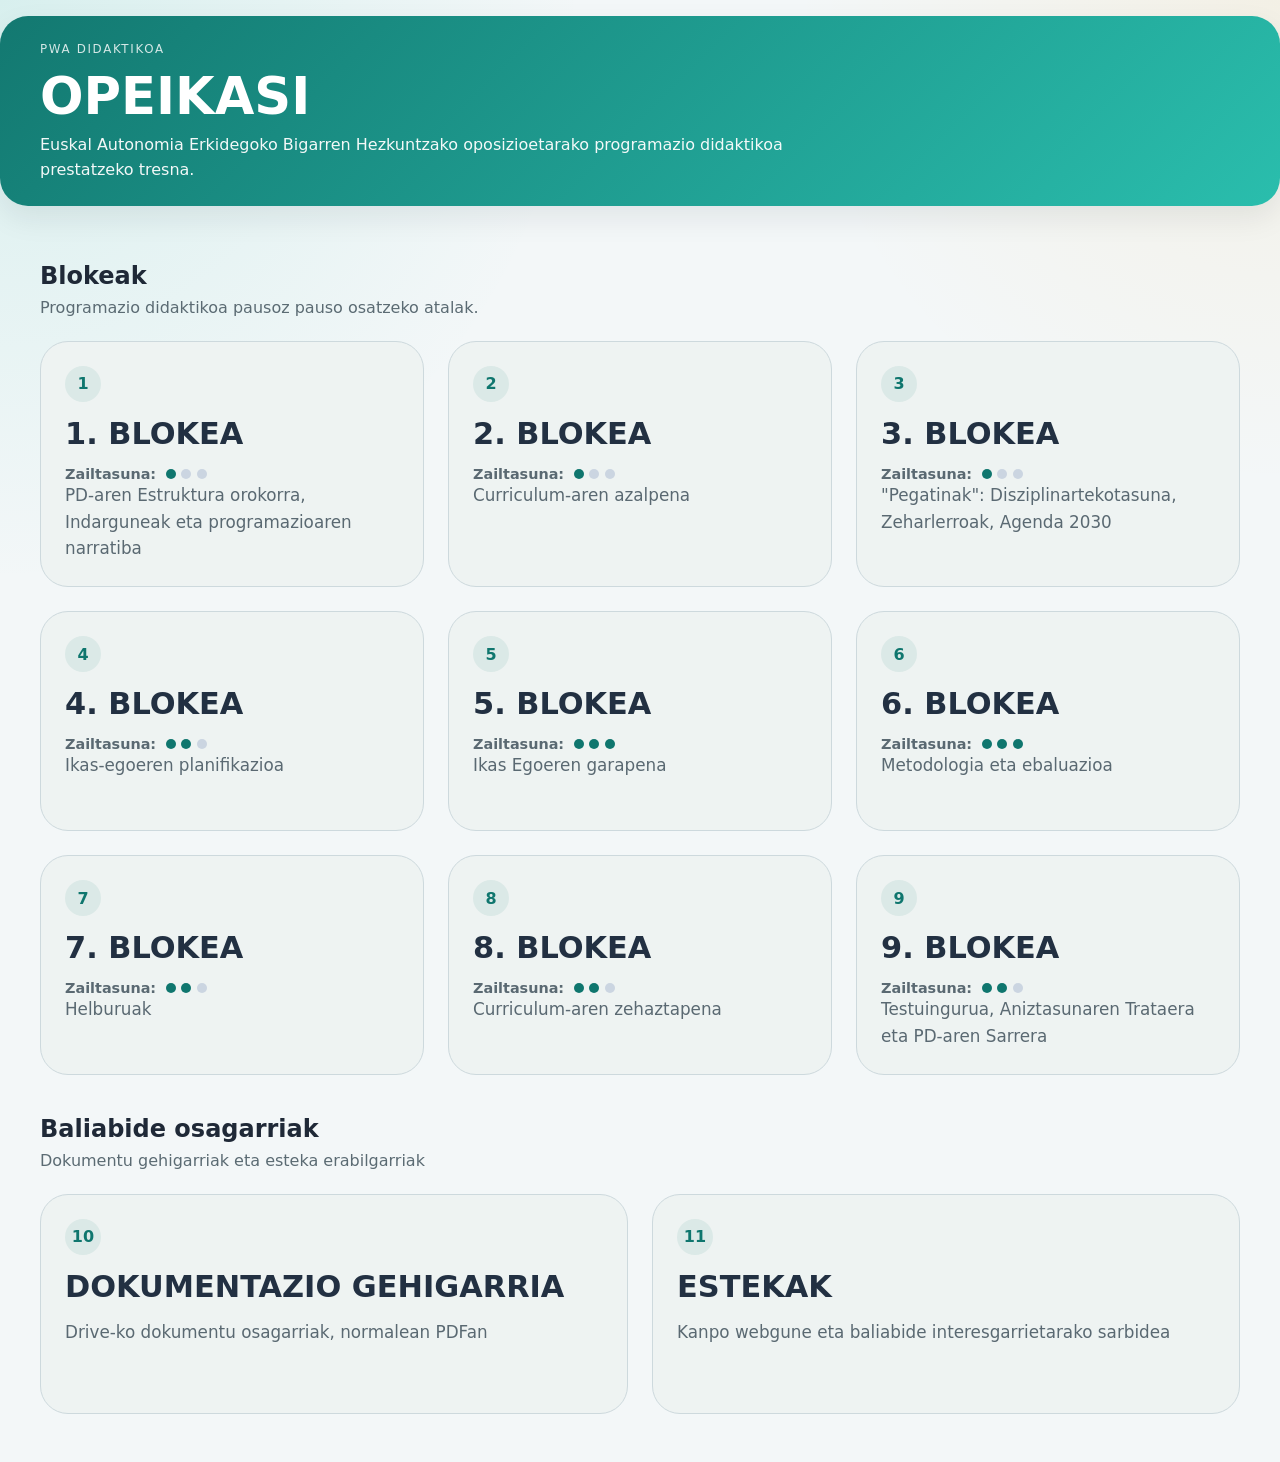
<file: index.html>
<!DOCTYPE html>
<html lang="eu">
<head>
  <meta charset="UTF-8" />
  <meta name="viewport" content="width=device-width, initial-scale=1.0" />
  <title>OPEIKASI</title>
  <meta name="theme-color" content="#0f766e" />
  <link rel="manifest" href="manifest.json" />
  <link rel="stylesheet" href="styles.css" />
</head>
<body>
  <header class="hero">
    <div class="container">
      <p class="eyebrow">PWA didaktikoa</p>
      <h1>OPEIKASI</h1>
      <p class="hero-text">
        Euskal Autonomia Erkidegoko Bigarren Hezkuntzako oposizioetarako
        programazio didaktikoa prestatzeko tresna.
      </p>

      <!-- BOTÓN INSTALAR -->
      <button id="installBtn" class="primary-btn" hidden>
        Instalatu aplikazioa
      </button>
    </div>
  </header>

  <main class="container home-main">
    
    <!-- BLOKEAK -->
    <section class="home-section">
      <div class="section-heading">
        <h2>Blokeak</h2>
        <p>Programazio didaktikoa pausoz pauso osatzeko atalak.</p>
      </div>

      <div class="card-grid blokeak-grid">
        
        <a class="nav-card" href="block.html?block=1">
          <span class="card-number">1</span>
          <h3>1. BLOKEA</h3>
          <div class="difficulty">
            <span class="difficulty-label">Zailtasuna:</span>
            <span class="dot filled"></span>
            <span class="dot"></span>
            <span class="dot"></span>
          </div>
          <p>PD-aren Estruktura orokorra, Indarguneak eta programazioaren narratiba</p>
        </a>

        <a class="nav-card" href="block.html?block=2">
          <span class="card-number">2</span>
          <h3>2. BLOKEA</h3>
          <div class="difficulty">
            <span class="difficulty-label">Zailtasuna:</span>
            <span class="dot filled"></span>
            <span class="dot"></span>
            <span class="dot"></span>
          </div>
          <p>Curriculum-aren azalpena</p>
        </a>

        <a class="nav-card" href="block.html?block=3">
          <span class="card-number">3</span>
          <h3>3. BLOKEA</h3>
          <div class="difficulty">
            <span class="difficulty-label">Zailtasuna:</span>
            <span class="dot filled"></span>
            <span class="dot"></span>
            <span class="dot"></span>
          </div>
          <p>"Pegatinak": Disziplinartekotasuna, Zeharlerroak, Agenda 2030</p>
        </a>

        <a class="nav-card" href="block.html?block=4">
          <span class="card-number">4</span>
          <h3>4. BLOKEA</h3>
          <div class="difficulty">
            <span class="difficulty-label">Zailtasuna:</span>
            <span class="dot filled"></span>
            <span class="dot filled"></span>
            <span class="dot"></span>
          </div>
          <p>Ikas-egoeren planifikazioa</p>
        </a>

        <a class="nav-card" href="block.html?block=5">
          <span class="card-number">5</span>
          <h3>5. BLOKEA</h3>
          <div class="difficulty">
            <span class="difficulty-label">Zailtasuna:</span>
            <span class="dot filled"></span>
            <span class="dot filled"></span>
            <span class="dot filled"></span>
          </div>
          <p>Ikas Egoeren garapena</p>
        </a>

        <a class="nav-card" href="block.html?block=6">
          <span class="card-number">6</span>
          <h3>6. BLOKEA</h3>
          <div class="difficulty">
            <span class="difficulty-label">Zailtasuna:</span>
            <span class="dot filled"></span>
            <span class="dot filled"></span>
            <span class="dot filled"></span>
          </div>
          <p>Metodologia eta ebaluazioa</p>
        </a>

        <a class="nav-card" href="block.html?block=7">
          <span class="card-number">7</span>
          <h3>7. BLOKEA</h3>
          <div class="difficulty">
            <span class="difficulty-label">Zailtasuna:</span>
            <span class="dot filled"></span>
            <span class="dot filled"></span>
            <span class="dot"></span>
          </div>
          <p>Helburuak</p>
        </a>

        <a class="nav-card" href="block.html?block=8">
          <span class="card-number">8</span>
          <h3>8. BLOKEA</h3>
          <div class="difficulty">
            <span class="difficulty-label">Zailtasuna:</span>
            <span class="dot filled"></span>
            <span class="dot filled"></span>
            <span class="dot"></span>
          </div>
          <p>Curriculum-aren zehaztapena</p>
        </a>

        <a class="nav-card" href="block.html?block=9">
          <span class="card-number">9</span>
          <h3>9. BLOKEA</h3>
          <div class="difficulty">
            <span class="difficulty-label">Zailtasuna:</span>
            <span class="dot filled"></span>
            <span class="dot filled"></span>
            <span class="dot"></span>
          </div>
          <p>Testuingurua, Aniztasunaren Trataera eta PD-aren Sarrera</p>
        </a>

      </div>
    </section>

    <!-- EXTRA -->
    <section class="home-section extra-section">
      <div class="section-heading">
        <h2>Baliabide osagarriak</h2>
        <p>Dokumentu gehigarriak eta esteka erabilgarriak</p>
      </div>

      <div class="card-grid extra-grid">
        
        <a class="nav-card extra-card" href="dokumentazio-gehigarria.html">
          <span class="card-number">10</span>
          <h3>DOKUMENTAZIO GEHIGARRIA</h3>
          <p>Drive-ko dokumentu osagarriak, normalean PDFan</p>
        </a>

        <a class="nav-card extra-card" href="estekak.html">
          <span class="card-number">11</span>
          <h3>ESTEKAK</h3>
          <p>Kanpo webgune eta baliabide interesgarrietarako sarbidea</p>
        </a>

      </div>
    </section>

  </main>

  <script src="app.js"></script>
</body>
</html>
</file>
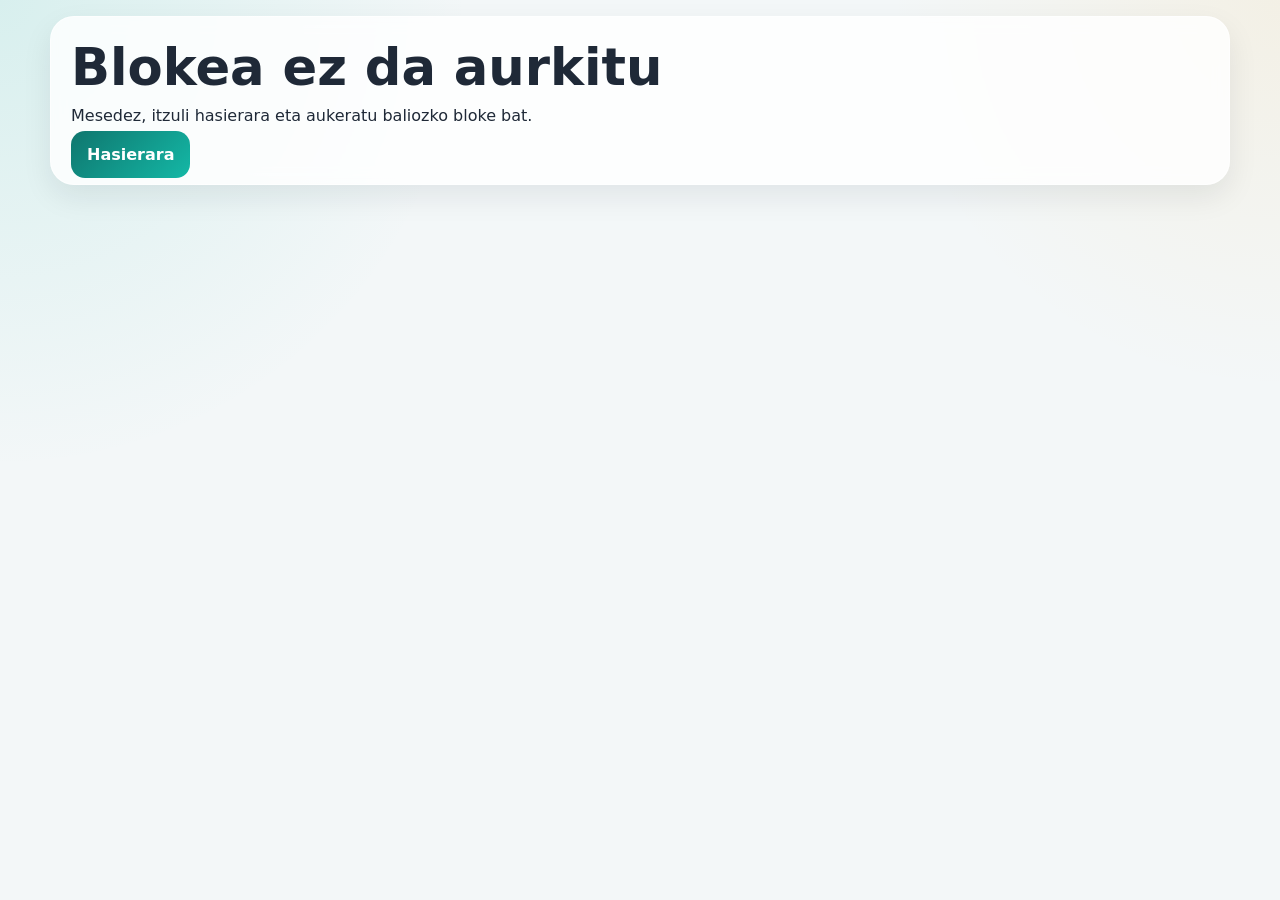
<file: block.html>
<!DOCTYPE html>
<html lang="eu">
<head>
  <meta charset="UTF-8" />
  <meta name="viewport" content="width=device-width, initial-scale=1.0" />
  <meta name="theme-color" content="#0f766e" />
  <title>OPEIKASI · Blokea</title>
  <link rel="manifest" href="manifest.json" />
  <link rel="icon" href="icons/icon-192.png" />
  <link rel="stylesheet" href="styles.css" />
</head>
<body data-page="block">
  <div class="app-shell">
    <header class="sub-hero">
      <a href="index.html" class="back-link">← Hasierara</a>
      <div>
        <p class="eyebrow">Lan-atala</p>
        <h1 id="blockTitle">Blokea</h1>
        <p id="blockSubtitle" class="hero-text"></p>
      </div>
    </header>

    <main class="main-content block-layout">
      <section class="panel block-intro">
        <h2 id="blockMainTitle"></h2>
        <div class="goal-box">
          <h3>Helburuak</h3>
          <ul id="helburuakList"></ul>
        </div>
      </section>

      <section class="panel">
        <div class="section-head">
          <h2>Edukiak</h2>
          <p>Atal bakoitza ireki, kopiatu edo deskargatu dezakezu.</p>
        </div>

        <div class="accordion-group" id="blockAccordion"></div>
      </section>

      <section class="panel checklist-panel">
        <div class="section-head">
          <div>
            <h2>Checklist</h2>
            <p>Markatu eginda dituzun pausoak. Gordeta geldituko dira gailuan.</p>
          </div>
          <button class="ghost-btn" id="resetChecklistBtn">Berrezarri</button>
        </div>
        <div id="checklistContainer" class="checklist-list"></div>
      </section>
    </main>
  </div>

  <script src="data.js"></script>
  <script src="app.js"></script>
</body>
</html>
</file>
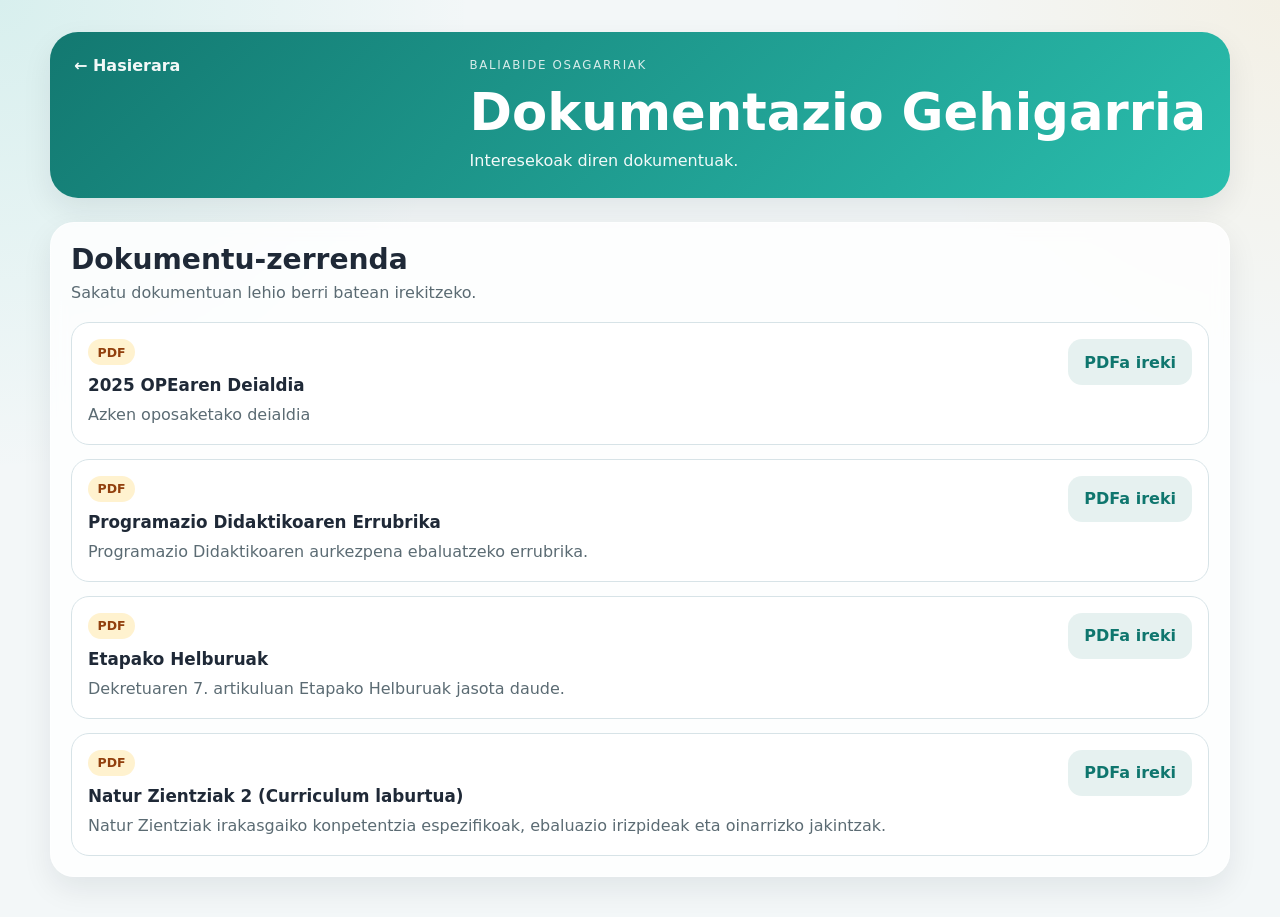
<file: dokumentazio-gehigarria.html>
<!DOCTYPE html>
<html lang="eu">
<head>
  <meta charset="UTF-8" />
  <meta name="viewport" content="width=device-width, initial-scale=1.0" />
  <meta name="theme-color" content="#0f766e" />
  <title>OPEIKASI · Dokumentazio Gehigarria</title>
  <link rel="manifest" href="manifest.json" />
  <link rel="icon" href="icons/icon-192.png" />
  <link rel="stylesheet" href="styles.css" />
</head>
<body data-page="docs">
  <div class="app-shell">
    <header class="sub-hero">
      <a href="index.html" class="back-link">← Hasierara</a>
      <div>
        <p class="eyebrow">Baliabide osagarriak</p>
        <h1>Dokumentazio Gehigarria</h1>
        <p class="hero-text">Interesekoak diren dokumentuak.</p>
      </div>
    </header>

    <main class="main-content">
      <section class="panel">
        <div class="section-head">
          <div>
            <h2>Dokumentu-zerrenda</h2>
            <p>Sakatu dokumentuan lehio berri batean irekitzeko.</p>
          </div>
        </div>
        <div id="docsList" class="resource-list"></div>
      </section>
    </main>
  </div>

  <script src="data.js"></script>
  <script src="app.js"></script>
</body>
</html>
</file>
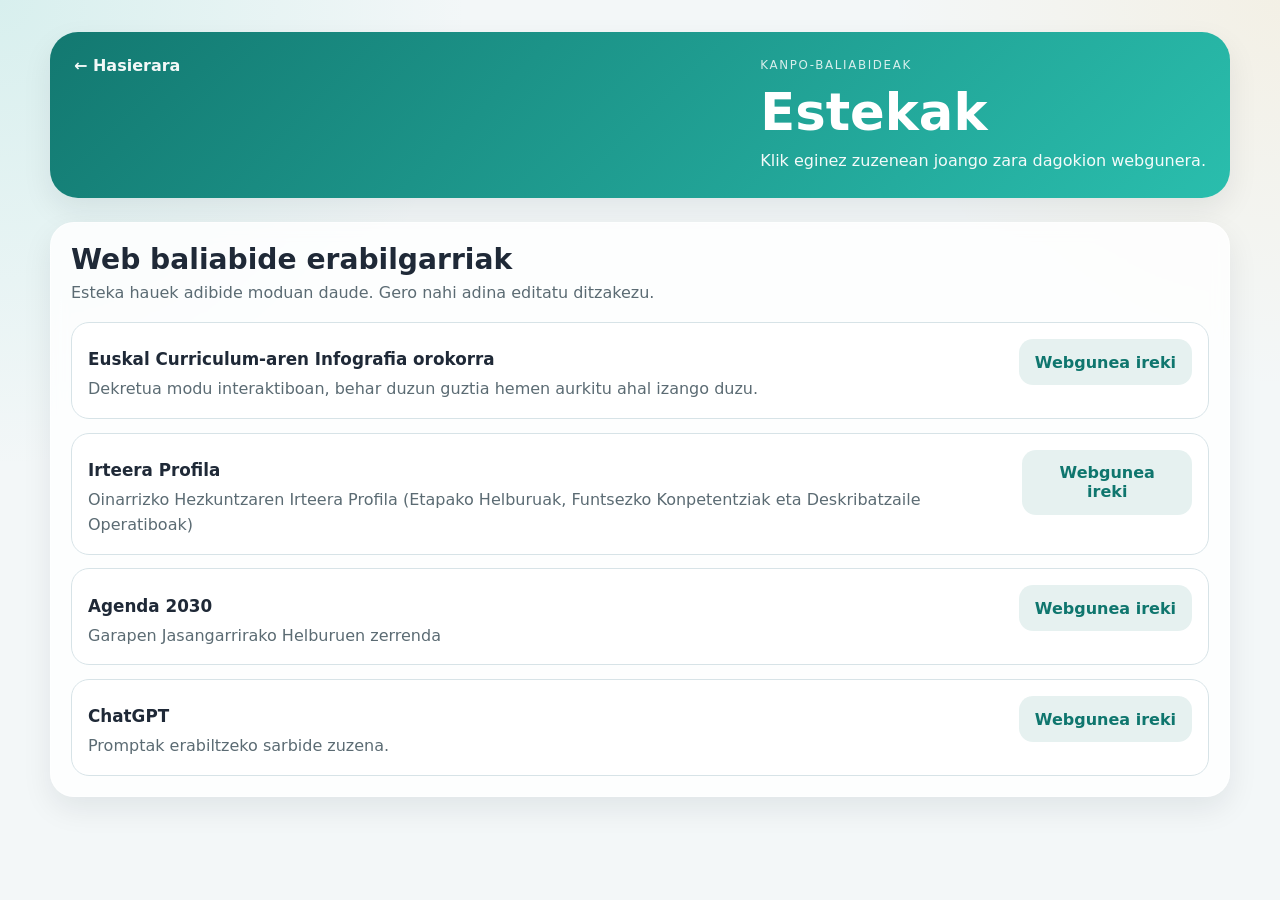
<file: estekak.html>
<!DOCTYPE html>
<html lang="eu">
<head>
  <meta charset="UTF-8" />
  <meta name="viewport" content="width=device-width, initial-scale=1.0" />
  <meta name="theme-color" content="#0f766e" />
  <title>OPEIKASI · Estekak</title>
  <link rel="manifest" href="manifest.json" />
  <link rel="icon" href="icons/icon-192.png" />
  <link rel="stylesheet" href="styles.css" />
</head>
<body data-page="links">
  <div class="app-shell">
    <header class="sub-hero">
      <a href="index.html" class="back-link">← Hasierara</a>
      <div>
        <p class="eyebrow">Kanpo-baliabideak</p>
        <h1>Estekak</h1>
        <p class="hero-text">Klik eginez zuzenean joango zara dagokion webgunera.</p>
      </div>
    </header>

    <main class="main-content">
      <section class="panel">
        <div class="section-head">
          <div>
            <h2>Web baliabide erabilgarriak</h2>
            <p>Esteka hauek adibide moduan daude. Gero nahi adina editatu ditzakezu.</p>
          </div>
        </div>
        <div id="linksList" class="resource-list"></div>
      </section>
    </main>
  </div>

  <script src="data.js"></script>
  <script src="app.js"></script>
</body>
</html>
</file>
<file: styles.css>
:root {
  --bg: #f3f7f8;
  --surface: rgba(255, 255, 255, 0.82);
  --surface-strong: #ffffff;
  --line: #d7e3e7;
  --text: #1f2937;
  --muted: #5b6b73;
  --brand: #0f766e;
  --brand-2: #14b8a6;
  --accent: #f59e0b;
  --danger-soft: #ffe5e5;
  --warn-soft: #fff2cf;
  --ok-soft: #dcfce7;
  --shadow: 0 12px 30px rgba(15, 23, 42, 0.08);
  --radius: 24px;
}

* { box-sizing: border-box; }
html, body { margin: 0; padding: 0; }
body {
  font-family: Inter, ui-sans-serif, system-ui, -apple-system, BlinkMacSystemFont, "Segoe UI", sans-serif;
  background:
    radial-gradient(circle at top left, rgba(20, 184, 166, 0.12), transparent 30%),
    radial-gradient(circle at top right, rgba(245, 158, 11, 0.08), transparent 25%),
    var(--bg);
  color: var(--text);
  min-height: 100vh;
}

a { color: inherit; text-decoration: none; }
button { font: inherit; cursor: pointer; }

.app-shell {
  width: min(1180px, calc(100% - 2rem));
  margin: 0 auto;
  padding: 1rem 0 2.5rem;
}

.hero, .sub-hero {
  display: flex;
  align-items: flex-start;
  justify-content: space-between;
  gap: 1rem;
  margin: 1rem 0 1.5rem;
  padding: 1.5rem;
  border-radius: calc(var(--radius) + 4px);
  background: linear-gradient(135deg, rgba(15, 118, 110, 0.98), rgba(20, 184, 166, 0.9));
  color: white;
  box-shadow: var(--shadow);
}

.hero-home {
  padding: 2rem;
  align-items: center;
}

.eyebrow {
  text-transform: uppercase;
  letter-spacing: 0.14em;
  font-size: 0.74rem;
  opacity: 0.82;
  margin: 0 0 0.45rem;
}
#installBtn {
  margin-top: 1rem;
  font-size: 1rem;
  padding: 0.9rem 1.2rem;
}

h1, h2, h3, h4, p { margin-top: 0; }
h1 { font-size: clamp(2rem, 4vw, 3.4rem); margin-bottom: 0.45rem; }
h2 { font-size: clamp(1.25rem, 2.2vw, 1.8rem); margin-bottom: 0.35rem; }
h3 { font-size: 1.05rem; margin-bottom: 0.5rem; }
p { line-height: 1.55; color: inherit; }

.hero-text {
  max-width: 780px;
  opacity: 0.95;
  margin-bottom: 0;
}

.hero-badge {
  min-width: 110px;
  text-align: center;
  padding: 0.9rem 1rem;
  border-radius: 999px;
  background: rgba(255,255,255,0.14);
  border: 1px solid rgba(255,255,255,0.22);
  font-weight: 700;
}

.main-content {
  display: grid;
  gap: 1rem;
}

.panel {
  background: var(--surface);
  backdrop-filter: blur(8px);
  border: 1px solid rgba(255,255,255,0.6);
  border-radius: var(--radius);
  padding: 1.25rem;
  box-shadow: var(--shadow);
}

.section-head {
  display: flex;
  justify-content: space-between;
  gap: 1rem;
  align-items: flex-start;
  margin-bottom: 1rem;
}

.section-head p {
  color: var(--muted);
  margin-bottom: 0;
}

.grid-menu {
  display: grid;
  grid-template-columns: repeat(auto-fit, minmax(180px, 1fr));
  gap: 1rem;
}

.difficulty {
  display: flex;
  align-items: center;
  gap: 0.35rem;
  margin-top: 1rem;
}

.difficulty-label {
  font-size: 0.9rem;
  font-weight: 600;
  color: #5a6972;
  margin-right: 0.25rem;
}

.dot {
  width: 10px;
  height: 10px;
  border-radius: 50%;
  background-color: #cbd5e1;
}

.dot.filled {
  background-color: #0f766e;
}

.menu-card {
  display: flex;
  flex-direction: column;
  gap: 0.8rem;
  min-height: 140px;
  padding: 1.1rem;
  border-radius: 22px;
  background: linear-gradient(180deg, rgba(255,255,255,0.95), rgba(240,248,247,0.96));
  border: 1px solid var(--line);
  transition: transform 0.22s ease, box-shadow 0.22s ease, border-color 0.22s ease;
}

.menu-card:hover,
.menu-card:focus-visible,
.resource-card:hover,
.accordion-trigger:hover {
  transform: translateY(-3px);
  box-shadow: 0 16px 28px rgba(15, 23, 42, 0.1);
  border-color: rgba(15, 118, 110, 0.35);
}

.menu-index {
  width: fit-content;
  padding: 0.3rem 0.6rem;
  border-radius: 999px;
  background: rgba(15, 118, 110, 0.12);
  color: var(--brand);
  font-size: 0.8rem;
  font-weight: 700;
}

.menu-card h3 { margin: 0; }
.menu-card p { color: var(--muted); margin: 0; font-size: 0.95rem; }

.block-image {
  margin-top: 1rem;
  display: flex;
  justify-content: center;
}

.block-image img {
  max-width: 100%;
  border-radius: 18px;
  box-shadow: var(--shadow);
}

.info-strip {
  display: flex;
  justify-content: space-between;
  gap: 1rem;
  align-items: center;
}

.secondary-btn,
.ghost-btn,
.primary-btn,
.copy-btn {
  border: 0;
  border-radius: 14px;
  padding: 0.85rem 1rem;
  font-weight: 700;
}

.primary-btn {
  background: linear-gradient(135deg, var(--brand), var(--brand-2));
  color: white;
}

.secondary-btn {
  background: rgba(15, 118, 110, 0.1);
  color: var(--brand);
}

.ghost-btn {
  background: transparent;
  border: 1px solid var(--line);
  color: var(--muted);
}

.back-link {
  color: white;
  font-weight: 700;
  opacity: 0.95;
}

.block-layout {
  grid-template-columns: 1fr;
}

.goal-box {
  padding: 1rem;
  border-radius: 20px;
  background: linear-gradient(180deg, #f9ffff, #eefbf9);
  border: 1px solid rgba(20, 184, 166, 0.22);
}

.goal-box ul,
.checklist-list,
.examples-list,
.prompts-list,
.file-list {
  margin: 0;
  padding-left: 1.1rem;
}

.goal-box li,
.check-item,
.example-item,
.prompt-card,
.file-item {
  margin-bottom: 0.7rem;
}

.accordion-group {
  display: grid;
  gap: 0.85rem;
}

.accordion-item {
  border: 1px solid var(--line);
  border-radius: 20px;
  overflow: hidden;
  background: var(--surface-strong);
}

.accordion-trigger {
  width: 100%;
  display: flex;
  align-items: center;
  justify-content: space-between;
  gap: 1rem;
  background: transparent;
  padding: 1rem 1.1rem;
  border: 0;
  text-align: left;
}

.accordion-trigger small,
.muted {
  color: var(--muted);
}

.accordion-content {
  display: none;
  padding: 0 1.1rem 1.1rem;
  border-top: 1px solid #edf2f4;
}

.accordion-item.open .accordion-content { display: block; }

.file-list,
.resource-list,
.prompts-wrapper,
.examples-wrapper {
  display: grid;
  gap: 0.85rem;
}

.file-item,
.resource-card,
.prompt-card,
.example-item {
  list-style: none;
  padding: 1rem;
  border-radius: 18px;
  border: 1px solid var(--line);
  background: #fff;
}

.resource-card {
  display: flex;
  justify-content: space-between;
  align-items: flex-start;
  gap: 1rem;
}

.resource-meta p,
.prompt-card p,
.example-item p {
  color: var(--muted);
  margin-bottom: 0;
}

.badge-row {
  display: flex;
  flex-wrap: wrap;
  gap: 0.45rem;
  margin-bottom: 0.65rem;
}

.badge {
  display: inline-flex;
  align-items: center;
  gap: 0.35rem;
  padding: 0.35rem 0.6rem;
  border-radius: 999px;
  font-size: 0.78rem;
  font-weight: 700;
}

.badge.allowed { background: var(--ok-soft); color: #166534; }
.badge.adapt { background: var(--warn-soft); color: #92400e; }
.badge.forbidden { background: var(--danger-soft); color: #991b1b; }

.example-text {
  border-radius: 14px;
  padding: 0.9rem;
  white-space: pre-wrap;
  background: #f8fafc;
  border-left: 6px solid var(--line);
  margin: 0.7rem 0;
}
.example-text.allowed { border-left-color: #22c55e; }
.example-text.adapt { border-left-color: #f59e0b; }
.example-text.forbidden { border-left-color: #ef4444; }

.prompt-header,
.file-header {
  display: flex;
  justify-content: space-between;
  gap: 1rem;
  align-items: start;
}

.prompt-box {
  margin-top: 0.85rem;
  padding: 0.9rem;
  background: #f8fafc;
  border-radius: 14px;
  border: 1px dashed #cbd5e1;
  white-space: pre-wrap;
}

.checklist-item {
  display: flex;
  gap: 0.8rem;
  align-items: flex-start;
  padding: 0.9rem 0;
  border-bottom: 1px solid #edf2f4;
}

.checklist-item:last-child { border-bottom: 0; }
.checklist-item input { margin-top: 0.2rem; transform: scale(1.15); }
.checklist-item.done .check-text { text-decoration: line-through; color: var(--muted); }
.check-text { line-height: 1.5; }

.inline-actions {
  display: flex;
  flex-wrap: wrap;
  gap: 0.65rem;
  margin-top: 1rem;
}

.helper-note {
  margin-top: 0.85rem;
  color: var(--muted);
  font-size: 0.95rem;
}

.install-toast {
  position: fixed;
  right: 1rem;
  bottom: 1rem;
  background: #111827;
  color: white;
  padding: 0.9rem 1rem;
  border-radius: 16px;
  box-shadow: var(--shadow);
}

.container {
  width: min(1200px, calc(100% - 2rem));
  margin: 0 auto;
}

.home-main {
  padding: 2rem 0 3rem;
}

.home-section + .home-section {
  margin-top: 2.5rem;
}

.section-heading {
  margin-bottom: 1.25rem;
}

.section-heading h2 {
  margin: 0 0 0.35rem;
  font-size: 1.5rem;
}

.section-heading p {
  margin: 0;
  color: #5b6b73;
}

.card-grid {
  display: grid;
  gap: 1.5rem;
}

.blokeak-grid {
  grid-template-columns: repeat(3, minmax(0, 1fr));
}

.extra-grid {
  grid-template-columns: repeat(2, minmax(0, 1fr));
}

.nav-card {
  display: block;
  padding: 1.5rem;
  border: 1px solid #cdd9dd;
  border-radius: 1.75rem;
  background: #eef3f2;
  text-decoration: none;
  color: #223042;
  min-height: 220px;
  transition: transform 0.2s ease, box-shadow 0.2s ease;
}

.nav-card:hover {
  transform: translateY(-4px);
  box-shadow: 0 10px 24px rgba(0, 0, 0, 0.08);
}

.card-number {
  display: inline-flex;
  align-items: center;
  justify-content: center;
  width: 2.25rem;
  height: 2.25rem;
  border-radius: 999px;
  background: #dbe9e7;
  color: #0f766e;
  font-weight: 700;
  margin-bottom: 1rem;
}

.nav-card h3 {
  margin: 0 0 1rem;
  font-size: 1.9rem;
  line-height: 1.05;
}

.nav-card p {
  margin: 0;
  font-size: 1.05rem;
  line-height: 1.6;
  color: #5a6972;
}

@media (max-width: 720px) {
  .app-shell { width: min(100% - 1rem, 1180px); }
  .hero, .sub-hero, .info-strip, .section-head, .resource-card, .prompt-header, .file-header {
    flex-direction: column;
  }
  .hero-home { padding: 1.4rem; }
  h1 { font-size: 2rem; }
  .grid-menu { grid-template-columns: repeat(auto-fit, minmax(145px, 1fr)); }
}

@media (max-width: 900px) {
  .blokeak-grid {
    grid-template-columns: repeat(2, minmax(0, 1fr));
  }

  .extra-grid {
    grid-template-columns: repeat(2, minmax(0, 1fr));
  }
}

@media (max-width: 640px) {
  .blokeak-grid,
  .extra-grid {
    grid-template-columns: 1fr;
  }
}

.prompt-gpt-link {
  margin-top: 0.75rem;
}

.gpt-btn {
  display: inline-flex;
  align-items: center;
  border-radius: 14px;
  padding: 0.85rem 1rem;
  font-weight: 700;
  background: rgba(15, 118, 110, 0.1);
  color: var(--brand);
}
</file>
